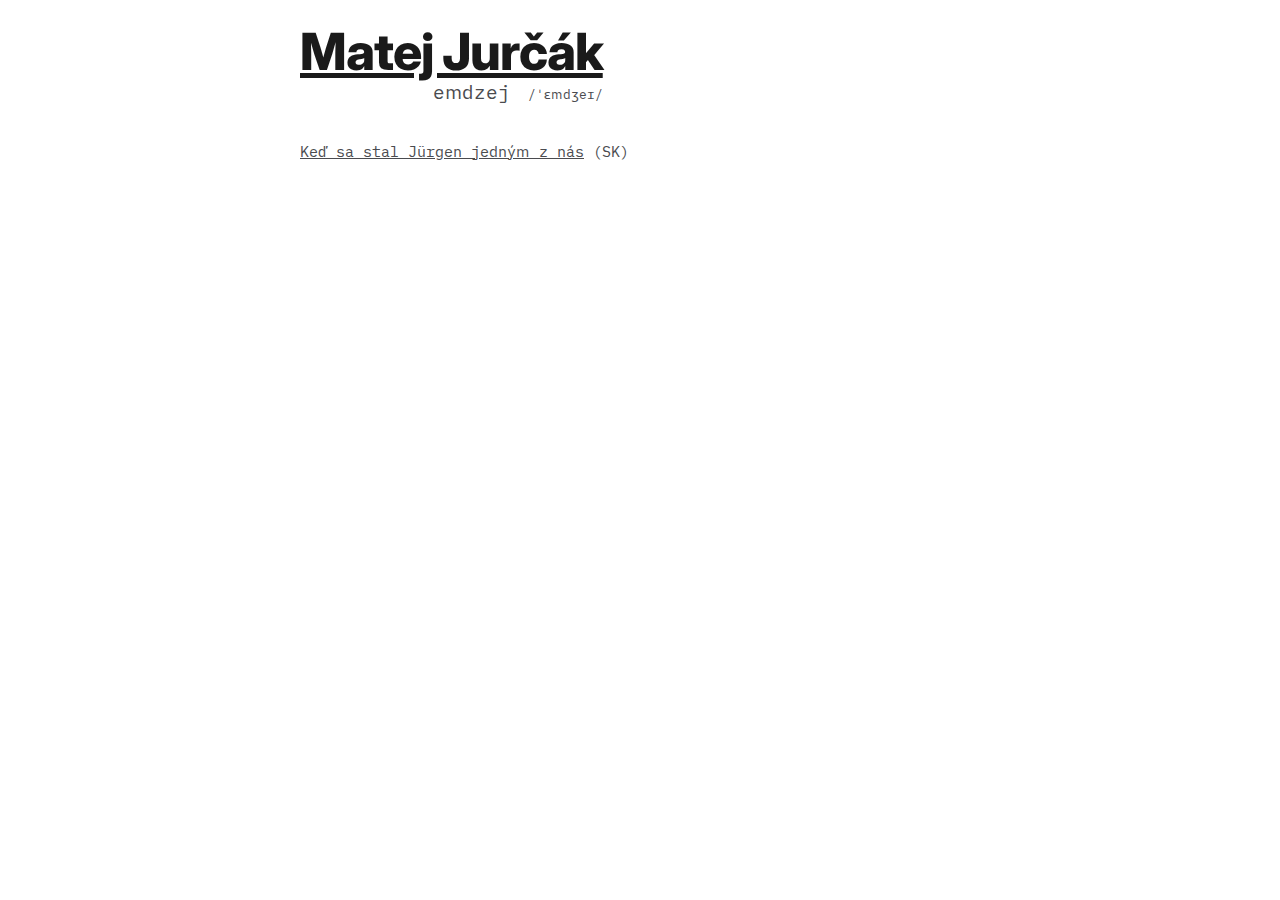
<file: index.html>
<!DOCTYPE html>
<html lang="sk">
<head>
    <meta charset="utf-8">
    <title>Matej Jurčák</title>
    <script defer data-domain="matejurcak.com" data-api="https://weathered-shape-8e93.jurcak-matej.workers.dev/foo/event" src="https://weathered-shape-8e93.jurcak-matej.workers.dev/random/script.outbound-links.js"></script>
    <link rel="icon" type="image/x-icon" href="/favicon/favicon-white.ico">
    <link rel="stylesheet" href="stylesheets/styles.css">
    <link rel="preconnect" href="https://fonts.googleapis.com">
    <link rel="preconnect" href="https://fonts.gstatic.com" crossorigin>
    <link href="https://fonts.googleapis.com/css2?family=Inter:wght@100;200;300;400;500;600;700;800;900&display=swap" rel="stylesheet">
</head>
<body>
    <div class="content">
        <div class="headline">
            <div class="headline-name">
                <h1><a href="#">Matej Jurčák</a></h1>
                <p>
                    <span class="emdzej">emdzej</span>
                    <span class="pron">/ˈɛmdʒeɪ/</span>
                </p>
            </div>
        </div>

        <p>
            <a href="blog/jurgen">Keď sa stal Jürgen jedným z nás</a> (SK)
        </p>
    </div>
</body>
</html>
</file>
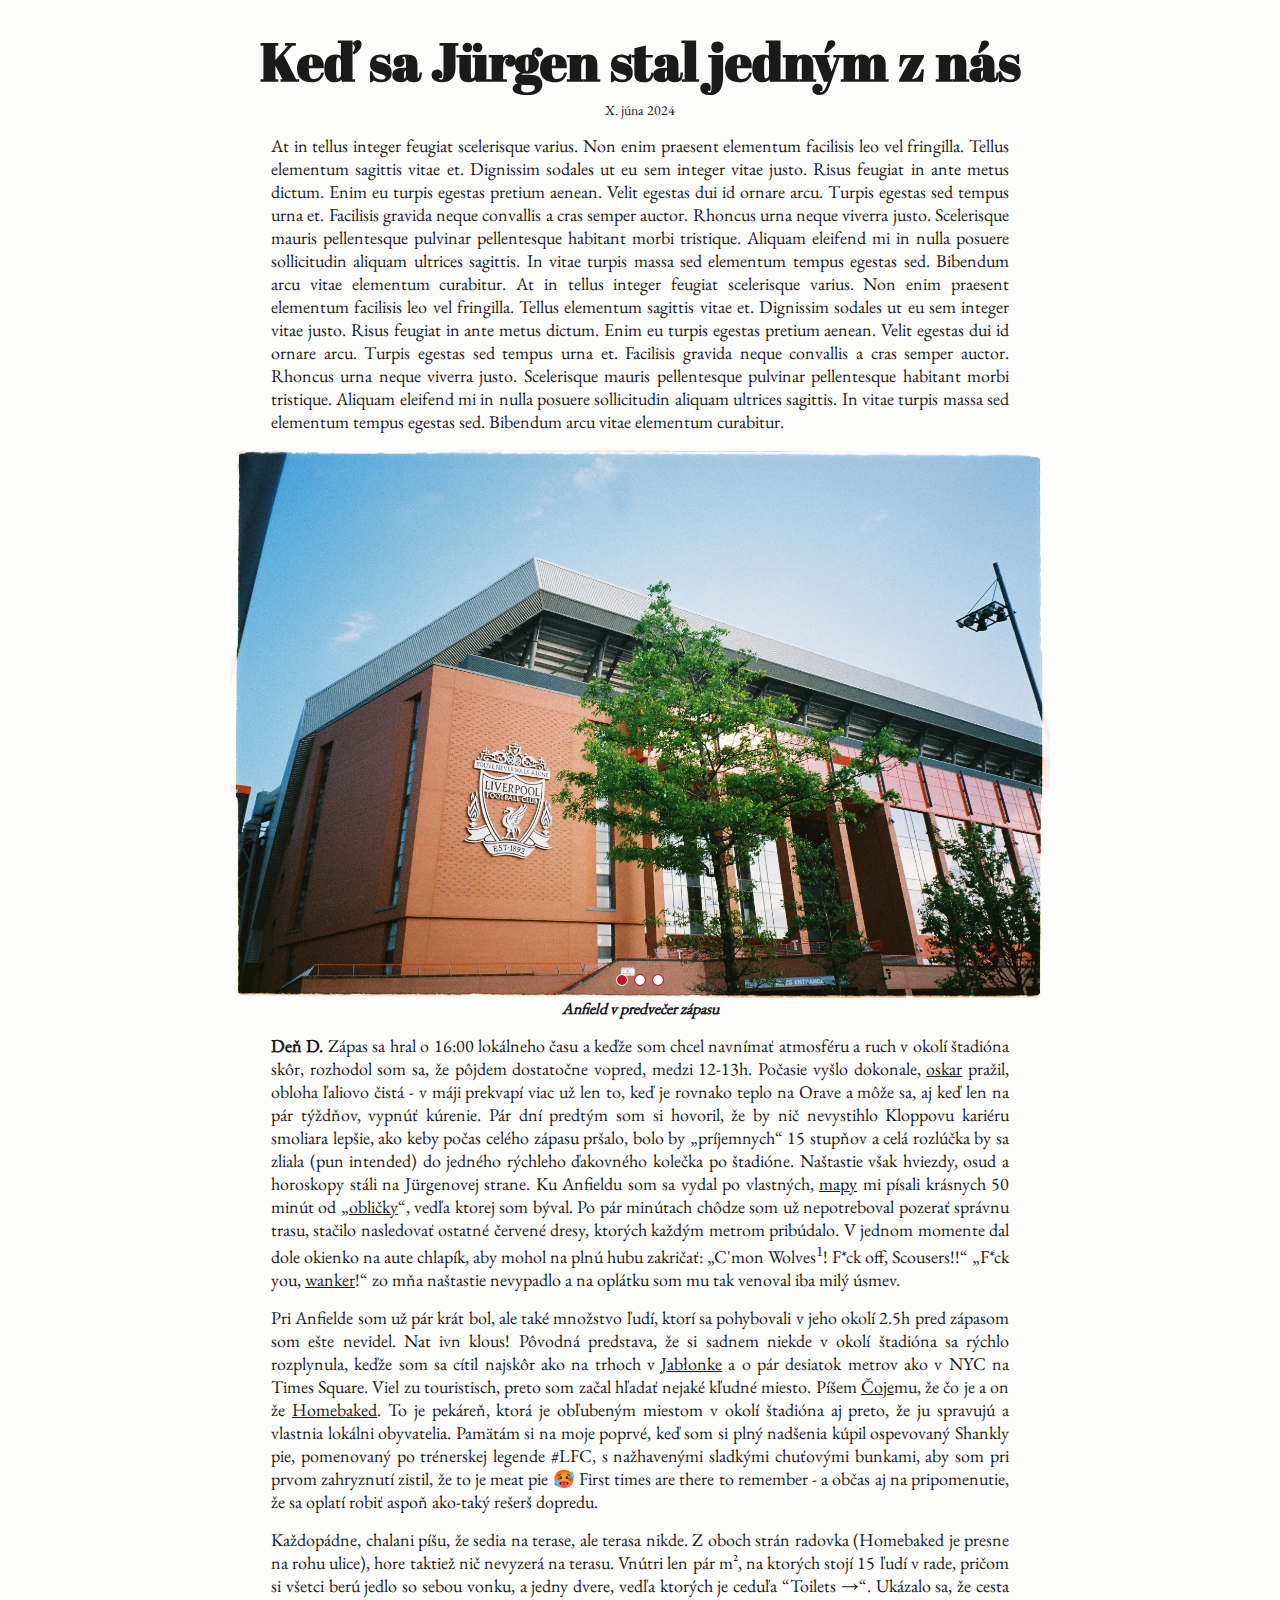
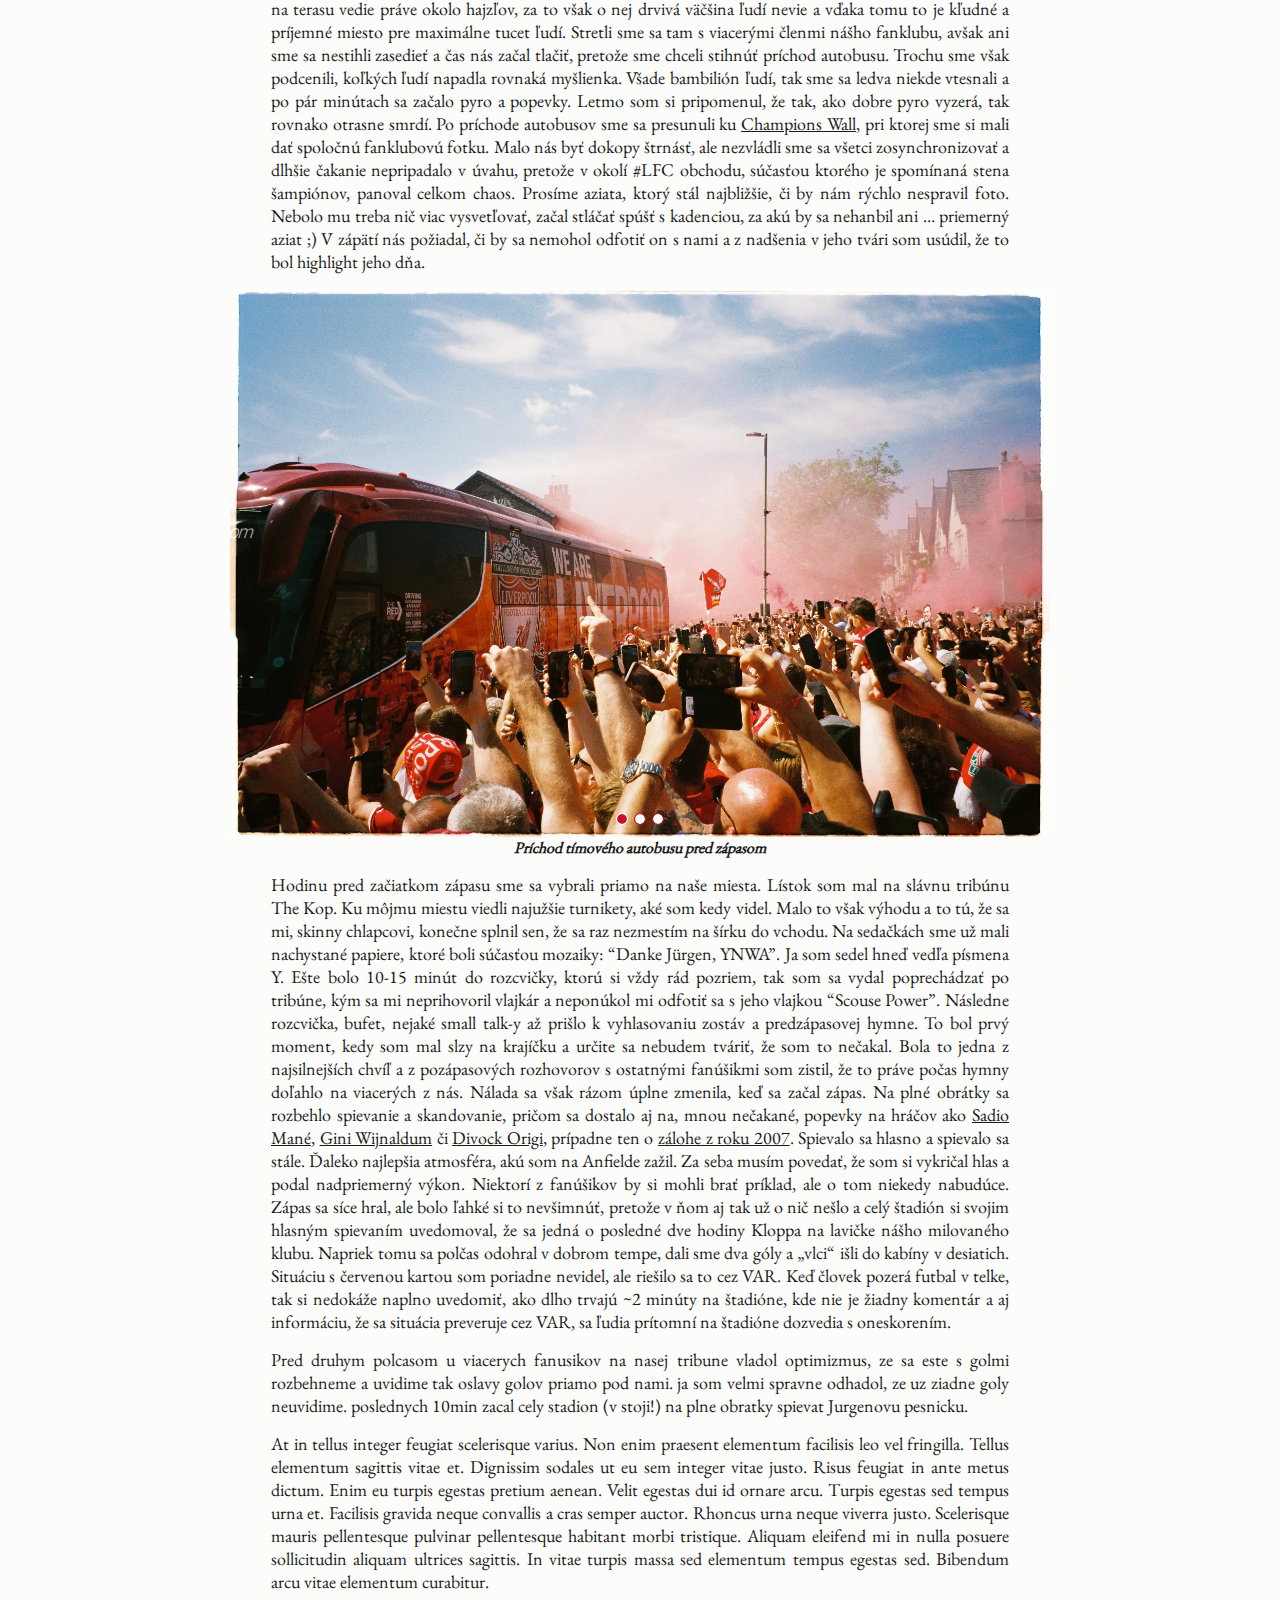
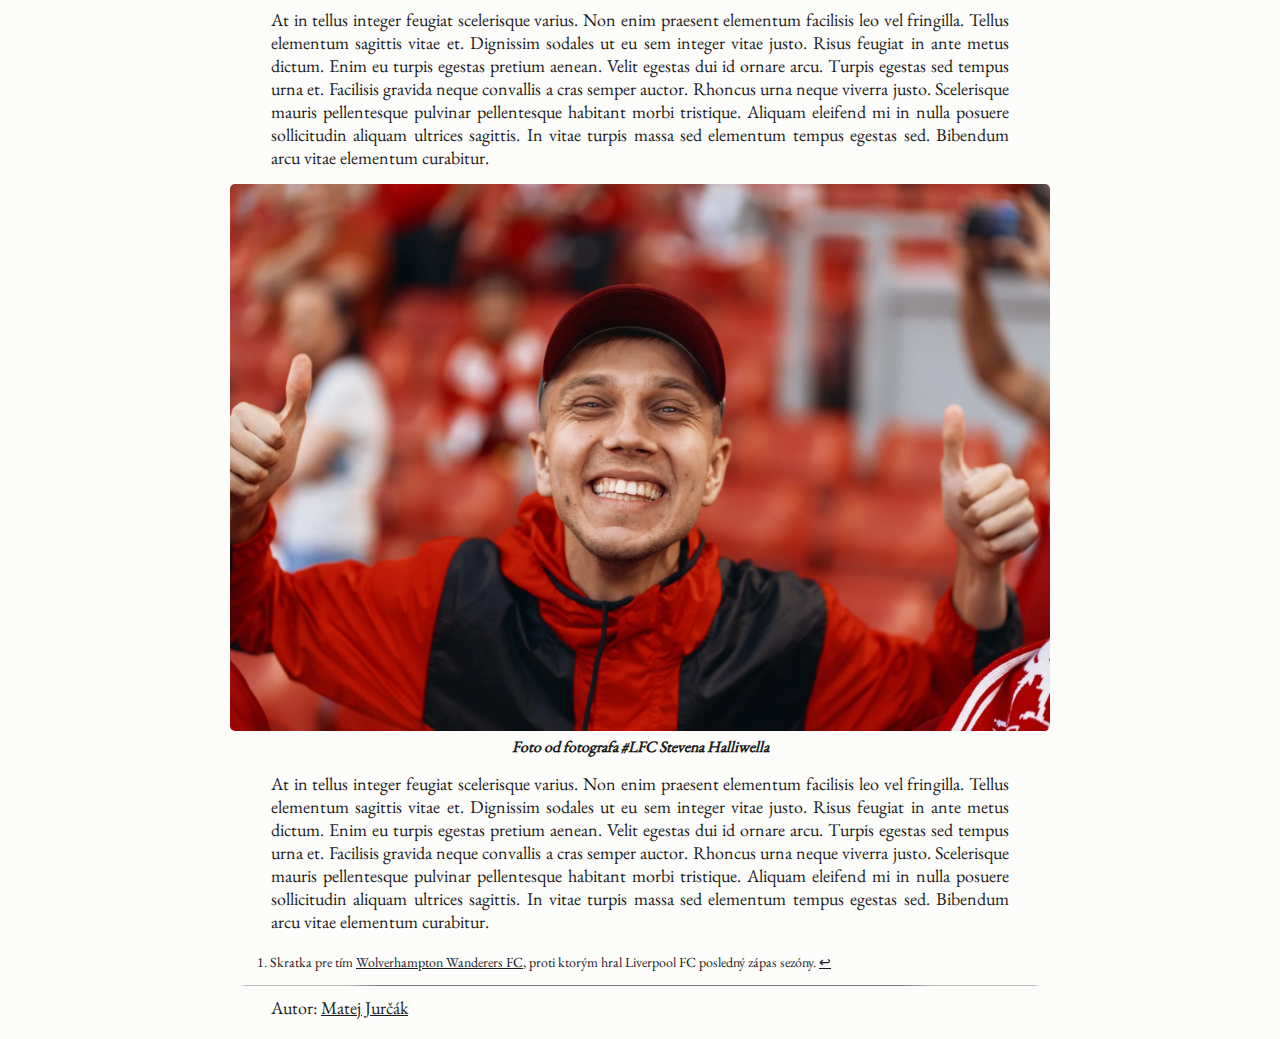
<file: blog/jurgen_backup.html>
<!doctype html>
<html lang="sk">
  <head>
    <meta charset="utf-8" />
    <meta name="viewport" content="width=device-width, initial-scale=1.0" />
    <meta name="robots" content="noindex, nofollow, noimageindex" />

    <title>Keď sa Jürgen stal jedným z nás</title>
    <link
      rel="stylesheet"
      href="https://cdn.jsdelivr.net/npm/swiper@11/swiper-bundle.min.css"
    />
    <link rel="stylesheet" href="../stylesheets/blog-styles.css" />
    <!-- TODO: Plausible -->
    <script src="https://cdn.jsdelivr.net/npm/swiper@11/swiper-bundle.min.js" defer></script>
  </head>
  <body>
    <div class="content">
      <div class="headline">
        <h1>
          Keď sa Jürgen stal jedným z nás
        </h1>
        <div class="meta-info">
          <p class="date">X. júna 2024</p>
          <!-- TODO: Make it pretty -->
          <!-- <p class="reading-time">~10 minút</p> -->
        </div>
      </div>
      
      <!-- TODO: Footnotes/links. -->
      <p>
        At in tellus integer feugiat scelerisque varius. Non enim praesent elementum
        facilisis leo vel fringilla. Tellus elementum sagittis vitae et. Dignissim sodales
        ut eu sem integer vitae justo. Risus feugiat in ante metus dictum. Enim eu turpis
        egestas pretium aenean. Velit egestas dui id ornare arcu. Turpis egestas sed
        tempus urna et. Facilisis gravida neque convallis a cras semper auctor. Rhoncus
        urna neque viverra justo. Scelerisque mauris pellentesque pulvinar pellentesque
        habitant morbi tristique. Aliquam eleifend mi in nulla posuere sollicitudin
        aliquam ultrices sagittis. In vitae turpis massa sed elementum tempus egestas sed.
        Bibendum arcu vitae elementum curabitur. At in tellus integer feugiat scelerisque
        varius. Non enim praesent elementum facilisis leo vel fringilla. Tellus elementum
        sagittis vitae et. Dignissim sodales ut eu sem integer vitae justo. Risus feugiat
        in ante metus dictum. Enim eu turpis egestas pretium aenean. Velit egestas dui id
        ornare arcu. Turpis egestas sed tempus urna et. Facilisis gravida neque convallis
        a cras semper auctor. Rhoncus urna neque viverra justo. Scelerisque mauris
        pellentesque pulvinar pellentesque habitant morbi tristique. Aliquam eleifend mi
        in nulla posuere sollicitudin aliquam ultrices sagittis. In vitae turpis massa sed
        elementum tempus egestas sed. Bibendum arcu vitae elementum curabitur.
      </p>

      <!-- TODO: How to automatize 'for file in images/*.jpg; do cwebp "$file" -o "${file%.*}.webp"; done' ?-->
      <!-- TODO: How to automatize 'for file in images/*.jpg; do magick "$file" -resize 35% "${file}_small.jpg"; done' -->
      <!-- TODO: Image CDN/fetch smaller one first? -->
      <!-- TODO: https://web.dev/articles/serve-images-webp -->
      <!-- TODO: Automate inserting images so you don't have to copy-paste -->
      <div class="swiper mySwiper">
        <div class="swiper-wrapper">
          <!-- TODO: Alt/Description should be in one place -->
          <div class="swiper-slide" data-description="Anfield v predvečer zápasu">
            <picture>
              <source srcset="../images/anfield_small.webp" type="image/webp" media="(max-width: 800px)">
              <source srcset="../images/anfield_small.jpg" type="image/jpeg" media="(max-width: 800px)">
              <source srcset="../images/anfield.webp" type="image/webp">
              <img src="../images/anfield.jpg" alt="Anfield v predvečer zápasu">
            </picture>
          </div>
          <div class="swiper-slide" data-description="Barbeque pred koncertom">
            <picture>
              <source srcset="../images/taggys-grilovacka_small.webp" type="image/webp" media="(max-width: 800px)">
              <source srcset="../images/taggys-grilovacka_small.jpg" type="image/jpeg" media="(max-width: 800px)">
              <source srcset="../images/taggys-grilovacka.webp" type="image/webp">
              <img loading="lazy" src="../images/taggys-grilovacka.jpg" alt="Barbeque pred koncertom">
            </picture>
          </div>
          <div class="swiper-slide" data-description="Koncert Jamieho Webstera v Taggy's">
            <picture>
              <source srcset="../images/webster_small.webp" type="image/webp" media="(max-width: 800px)">
              <source srcset="../images/webster_small.jpg" type="image/jpeg" media="(max-width: 800px)">
              <source srcset="../images/webster.webp" type="image/webp">
              <img loading="lazy" src="../images/webster.jpg" alt="Koncert Jamieho Webstera v Taggy's">
            </picture>
          </div>
        </div>
        <div class="swiper-pagination"></div>
      </div>
      <p class="img-description slider1-description"></p>

      <p>
        <strong>Deň D.</strong> Zápas sa hral o 16:00 lokálneho času a keďže som chcel navnímať atmosféru a ruch v okolí štadióna skôr, rozhodol som sa, že pôjdem dostatočne vopred, medzi 12-13h. Počasie vyšlo dokonale, <a href="https://www.instagram.com/kvalitnyslang/p/Cv7y4QaqrCy/" target="_blank" rel="noopener noreferrer">oskar</a> pražil, obloha ľaliovo čistá - v máji prekvapí viac už len to, keď je rovnako teplo na Orave a môže sa, aj keď len na pár týždňov, vypnúť kúrenie. Pár dní predtým som si hovoril, že by nič nevystihlo Kloppovu kariéru smoliara lepšie, ako keby počas celého zápasu pršalo, bolo by „príjemnych“ 15 stupňov a celá rozlúčka by sa zliala (pun intended) do jedného rýchleho ďakovného kolečka po štadióne. Naštastie však hviezdy, osud a horoskopy stáli na Jürgenovej strane. Ku Anfieldu som sa vydal po vlastných, <a href="https://organicmaps.app/" target="_blank" rel="noopener noreferrer">mapy</a> mi písali krásnych 50 minút od „<a href="https://maps.app.goo.gl/ZSMJqZnD5iasRc9D8" target="_blank" rel="noopener noreferrer">obličky</a>“, vedľa ktorej som býval. Po pár minútach chôdze som už nepotreboval pozerať správnu trasu, stačilo nasledovať ostatné červené dresy, ktorých každým metrom pribúdalo. V jednom momente dal dole okienko na aute chlapík, aby mohol na plnú hubu zakričať: „C'mon Wolves<a id="fn-wolves-ref" href="#fn-wolves" class="footnote-ref"><sup>1</sup></a>! F*ck off, Scousers!!“ „F*ck you, <a href="https://dictionary.cambridge.org/dictionary/english/wanker" target="_blank" rel="noopener noreferrer">wanker</a>!“ zo mňa naštastie nevypadlo a na oplátku som mu tak venoval iba milý úsmev. 
      </p>
      <p>
        Pri Anfielde som už pár krát bol, ale také množstvo ľudí, ktorí sa pohybovali v jeho okolí 2.5h pred zápasom som ešte nevidel. Nat ivn klous! Pôvodná predstava, že si sadnem niekde v okolí štadióna sa rýchlo rozplynula, keďže som sa cítil najskôr ako na trhoch v <a href="https://www.google.com/search?q=jablonka+trhy&udm=2" target="_blank" rel="noopener noreferrer">Jabłonke</a> a o pár desiatok metrov ako v NYC na Times Square. Viel zu touristisch, preto som začal hľadať nejaké kľudné miesto. Píšem <a href="https://www.instagram.com/cojebratislava/" target="_blank" rel="noopener noreferrer">Čoje</a>mu, že čo je a on že <a href="https://www.facebook.com/HomebakedA/" target="_blank" rel="noopener noreferrer">Homebaked</a>. To je pekáreň, ktorá je obľubeným miestom v okolí štadióna aj preto, že ju spravujú a vlastnia lokálni obyvatelia. Pamätám si na moje poprvé, keď som si plný nadšenia kúpil ospevovaný Shankly pie, pomenovaný po trénerskej legende #LFC, s nažhavenými sladkými chuťovými bunkami, aby som pri prvom zahryznutí zistil, že to je meat pie 🥵 First times are there to remember - a občas aj na pripomenutie, že sa oplatí robiť aspoň ako-taký rešerš dopredu.
      </p>
      <p>
        Každopádne, chalani píšu, že sedia na terase, ale terasa nikde. Z oboch strán radovka (Homebaked je presne na rohu ulice), hore taktiež nič nevyzerá na terasu. Vnútri len pár m&sup2;, na ktorých stojí 15 ľudí v rade, pričom si všetci berú jedlo so sebou vonku, a jedny dvere, vedľa ktorých je ceduľa “Toilets &#8594;“. Ukázalo sa, že cesta na terasu vedie práve okolo hajzľov, za to však o nej drvivá väčšina ľudí nevie a vďaka tomu to je kľudné a príjemné miesto pre maximálne tucet ľudí. Stretli sme sa tam s viacerými členmi nášho fanklubu, avšak ani sme sa nestihli zasedieť a čas nás začal tlačiť, pretože sme chceli stihnúť príchod autobusu. Trochu sme však podcenili, koľkých ľudí napadla rovnaká myšlienka. Všade bambilión ľudí, tak sme sa ledva niekde vtesnali a po pár minútach sa začalo pyro a popevky. Letmo som si pripomenul, že tak, ako dobre pyro vyzerá, tak rovnako otrasne smrdí. Po príchode autobusov sme sa presunuli ku <a href="https://www.thisisanfield.com/wp-content/uploads/c66dd24d-3818-4985-9b50-30155dbd1e3a.jpg" target="_blank" rel="noopener noreferrer">Champions Wall</a>, pri ktorej sme si mali dať spoločnú fanklubovú fotku. Malo nás byť dokopy štrnásť, ale nezvládli sme sa všetci zosynchronizovať a dlhšie čakanie nepripadalo v úvahu, pretože v okolí #LFC obchodu, súčasťou ktorého je spomínaná stena šampiónov, panoval celkom chaos. Prosíme aziata, ktorý stál najbližšie, či by nám rýchlo nespravil foto. Nebolo mu treba nič viac vysvetľovať, začal stláčať spúšť s kadenciou, za akú by sa nehanbil ani … priemerný aziat ;) V zápätí nás požiadal, či by sa nemohol odfotiť on s nami a z nadšenia v jeho tvári som usúdil, že to bol highlight jeho dňa.
      </p>

      <div class="swiper mySwiper">
        <div class="swiper-wrapper">
          <!-- TODO: Alt/Description should be in one place -->
          <div class="swiper-slide" data-description="Príchod tímového autobusu pred zápasom">
            <picture>
              <source srcset="../images/prematch-bus-1_small.webp" type="image/webp" media="(max-width: 800px)">
              <source srcset="../images/prematch-bus-1_small.jpg" type="image/jpeg" media="(max-width: 800px)">
              <source srcset="../images/prematch-bus-1.webp" type="image/webp">
              <img loading="lazy" src="../images/prematch-bus-1.jpg" alt="Príchod tímového autobusu pred zápasom">
            </picture>
          </div>
          <div class="swiper-slide" data-description="Fanúšikovia na ceste ku štadiónu">
            <picture>
              <source srcset="../images/fans-on-the-way_small.webp" type="image/webp" media="(max-width: 800px)">
              <source srcset="../images/fans-on-the-way_small.jpg" type="image/jpeg" media="(max-width: 800px)">
              <source srcset="../images/fans-on-the-way.webp" type="image/webp">
              <img loading="lazy" src="../images/fans-on-the-way.jpg" alt="Fanúšikovia na ceste ku štadiónu">
            </picture>
          </div>
          <div class="swiper-slide" data-description="Brána Boba Paisleyho, trénerskej legendy #LFC">
            <picture>
              <source srcset="../images/paisley-gateway_small.webp" type="image/webp" media="(max-width: 800px)">
              <source srcset="../images/paisley-gateway_small.jpg" type="image/jpeg" media="(max-width: 800px)">
              <source srcset="../images/paisley-gateway.webp" type="image/webp">
              <img loading="lazy" src="../images/paisley-gateway.jpg" alt="Brána Boba Paisleyho, trénerskej legendy #LFC">
            </picture>
          </div>
        </div>
        <div class="swiper-pagination"></div>
      </div>
      <p class="img-description slider2-description"></p>

      <p>
        Hodinu pred začiatkom zápasu sme sa vybrali priamo na naše miesta. Lístok som mal na slávnu tribúnu The Kop. Ku môjmu miestu viedli najužšie turnikety, aké som kedy videl. Malo to však výhodu a to tú, že sa mi, skinny chlapcovi, konečne splnil sen, že sa raz nezmestím na šírku do vchodu. Na sedačkách sme už mali nachystané papiere, ktoré boli súčasťou mozaiky: “Danke Jürgen, YNWA”. Ja som sedel hneď vedľa písmena Y. Ešte bolo 10-15 minút do rozcvičky, ktorú si vždy rád pozriem, tak som sa vydal poprechádzať po tribúne, kým sa mi neprihovoril vlajkár a neponúkol mi odfotiť sa s jeho vlajkou “Scouse Power”. Následne rozcvička, bufet, nejaké small talk-y až prišlo k vyhlasovaniu zostáv a predzápasovej hymne. To bol prvý moment, kedy som mal slzy na krajíčku a určite sa nebudem tváriť, že som to nečakal. Bola to jedna z najsilnejších chvíľ a z pozápasových rozhovorov s ostatnými fanúšikmi som zistil, že to práve počas hymny doľahlo na viacerých z nás. Nálada sa však rázom úplne zmenila, keď sa začal zápas. Na plné obrátky sa rozbehlo spievanie a skandovanie, pričom sa dostalo aj na, mnou nečakané, popevky na hráčov ako <a href="https://youtu.be/s4nEuu-OzZo" target="_blank" rel="noopener noreferrer">Sadio Mané</a>, <a href="https://youtu.be/ZWZGDfSZmUs" target="_blank" rel="noopener noreferrer">Gini Wijnaldum</a> či <a href="https://youtu.be/YggTZaFffBc" target="_blank" rel="noopener noreferrer">Divock Origi</a>, prípadne ten o <a href="https://youtu.be/ayivhplxuwM" target="_blank" rel="noopener noreferrer">zálohe z roku 2007</a>. Spievalo sa hlasno a spievalo sa stále. Ďaleko najlepšia atmosféra, akú som na Anfielde zažil. Za seba musím povedať, že som si vykričal hlas a podal nadpriemerný výkon. Niektorí z fanúšikov by si mohli brať príklad, ale o tom niekedy nabudúce. Zápas sa síce hral, ale bolo ľahké si to nevšimnúť, pretože v ňom aj tak už o nič nešlo a celý štadión si svojim hlasným spievaním uvedomoval, že sa jedná o posledné dve hodiny Kloppa na lavičke nášho milovaného klubu. Napriek tomu sa polčas odohral v dobrom tempe, dali sme dva góly a „vlci“ išli do kabíny v desiatich. Situáciu s červenou kartou som poriadne nevidel, ale riešilo sa to cez VAR. Keď človek pozerá futbal v telke, tak si nedokáže naplno uvedomiť, ako dlho trvajú ~2 minúty na štadióne, kde nie je žiadny komentár a aj informáciu, že sa situácia preveruje cez VAR, sa ľudia prítomní na štadióne dozvedia s oneskorením.
      </p>
      <p>
        Pred druhym polcasom u viacerych fanusikov na nasej tribune vladol optimizmus, ze sa este s golmi rozbehneme a uvidime tak oslavy golov priamo pod nami. ja som velmi spravne odhadol, ze uz ziadne goly neuvidime. poslednych 10min zacal cely stadion (v stoji!) na plne obratky spievat Jurgenovu pesnicku.
      </p>

      <p>
        At in tellus integer feugiat scelerisque varius. Non enim praesent elementum
        facilisis leo vel fringilla. Tellus elementum sagittis vitae et. Dignissim sodales
        ut eu sem integer vitae justo. Risus feugiat in ante metus dictum. Enim eu turpis
        egestas pretium aenean. Velit egestas dui id ornare arcu. Turpis egestas sed
        tempus urna et. Facilisis gravida neque convallis a cras semper auctor. Rhoncus
        urna neque viverra justo. Scelerisque mauris pellentesque pulvinar pellentesque
        habitant morbi tristique. Aliquam eleifend mi in nulla posuere sollicitudin
        aliquam ultrices sagittis. In vitae turpis massa sed elementum tempus egestas sed.
        Bibendum arcu vitae elementum curabitur.
      </p>

      <p>
        At in tellus integer feugiat scelerisque varius. Non enim praesent elementum
        facilisis leo vel fringilla. Tellus elementum sagittis vitae et. Dignissim sodales
        ut eu sem integer vitae justo. Risus feugiat in ante metus dictum. Enim eu turpis
        egestas pretium aenean. Velit egestas dui id ornare arcu. Turpis egestas sed
        tempus urna et. Facilisis gravida neque convallis a cras semper auctor. Rhoncus
        urna neque viverra justo. Scelerisque mauris pellentesque pulvinar pellentesque
        habitant morbi tristique. Aliquam eleifend mi in nulla posuere sollicitudin
        aliquam ultrices sagittis. In vitae turpis massa sed elementum tempus egestas sed.
        Bibendum arcu vitae elementum curabitur.
      </p>

      <picture>
        <source srcset="../images/foto-steven_small.webp" type="image/webp" media="(max-width: 800px)">
        <source srcset="../images/foto-steven_small.jpg" type="image/jpeg" media="(max-width: 800px)">
        <source srcset="../images/foto-steven.webp" type="image/webp">
        <img loading="lazy" class="not-analog" src="../images/foto-steven.jpg" alt="Foto od fotografa #LFC Stevena Halliwella.">
      </picture>
      <p class="img-description">Foto od fotografa #LFC Stevena Halliwella</p>

      <p>
        At in tellus integer feugiat scelerisque varius. Non enim praesent elementum
        facilisis leo vel fringilla. Tellus elementum sagittis vitae et. Dignissim sodales
        ut eu sem integer vitae justo. Risus feugiat in ante metus dictum. Enim eu turpis
        egestas pretium aenean. Velit egestas dui id ornare arcu. Turpis egestas sed
        tempus urna et. Facilisis gravida neque convallis a cras semper auctor. Rhoncus
        urna neque viverra justo. Scelerisque mauris pellentesque pulvinar pellentesque
        habitant morbi tristique. Aliquam eleifend mi in nulla posuere sollicitudin
        aliquam ultrices sagittis. In vitae turpis massa sed elementum tempus egestas sed.
        Bibendum arcu vitae elementum curabitur.
      </p>
      <div class="footnotes">
        <ol>
          <li id="fn-wolves">
            <p>Skratka pre tím <a href="https://en.wikipedia.org/wiki/Wolverhampton_Wanderers_F.C." target="_blank" rel="noopener noreferrer">Wolverhampton Wanderers FC</a>, proti ktorým hral Liverpool FC posledný zápas sezóny. <a href="#fn-wolves-ref">&#8617;</a></p>
          </li>
        </ol>
      </div>
    </div>
    <footer>
      <hr>
      <p>Autor: <a href="/index.html">Matej Jurčák</a></p>
    </footer>

    <!-- TODO: Footnotes + go back to the place -->
    <!-- smoliara -->
    <!-- Scousers -->
    <!-- YNWA -->
    <!-- VAR -->

  <!-- Initialize Swiper -->
  <script defer>
    document.addEventListener("DOMContentLoaded", function() {
      var swipers = document.querySelectorAll(".mySwiper");

      swipers.forEach(function(swiper, index) {
        var descriptionClass = ".slider" + (index + 1) + "-description";

        new Swiper(swiper, {
          loop: true,
          keyboard: {
            enabled: true,
          },
          pagination: {
            el: ".swiper-pagination",
            clickable: true,
          },
          on: {
            slideChange: function () {
              var activeSlide = this.slides[this.activeIndex];
              var description = activeSlide.dataset.description;
              document.querySelector(descriptionClass).textContent = description;
            },
          },
        });
      });
    });
  </script>
  </body>
</html>
</file>
<file: stylesheets/styles.css>
@font-face {
  font-family: "iA Writer Duo S";
  src: url("../../fonts/iAWriterDuoS-Regular.woff2") format("woff2");
}
@font-face {
  font-family: "iA Writer Duospace";
  src: url("../../fonts/iAWriterDuospace-Regular.woff2") format("woff2");
}
@font-face {
  font-family: "iA Writer Mono S";
  src: url("../../fonts/iAWriterMonoS-Regular.woff2") format("woff2");
}
@font-face {
  font-family: "iA Writer Quattro S";
  src: url("../../fonts/iAWriterQuattroS-Regular.woff2") format("woff2");
}
@font-face {
  font-family: "iA Writer Duo S Bold";
  src: url("../../fonts/iAWriterDuoS-Bold.woff2") format("woff2");
}
@font-face {
  font-family: "iA Writer Duospace Bold";
  src: url("../../fonts/iAWriterDuospace-Bold.woff2") format("woff2");
}
@font-face {
  font-family: "iA Writer Mono S Bold";
  src: url("../../fonts/iAWriterMonoS-Bold.woff2") format("woff2");
}
@font-face {
  font-family: "iA Writer Quattro S Bold";
  src: url("../../fonts/iAWriterQuattroS-Bold.woff2") format("woff2");
}
body {
  width: 850px;
  margin: 0 auto;
  color: #1a1a1a;
  font-family: "iA Writer Duospace", monospace;
}

.content {
  width: 80%;
  margin: 0 auto;
}

.headline {
  margin: 20px 0 30px;
  display: flex;
}
.headline .headline-name h1 {
  font-family: "Inter", sans-serif;
  margin: 0;
  font-size: 3.2rem;
  text-align: left;
  font-weight: 800;
  letter-spacing: -0.02em;
}
.headline .headline-name p {
  margin: -7px 0 0;
  font-size: 1.2rem;
  text-align: right;
}
.headline .headline-name .pron {
  font-size: 0.8rem;
  padding: 0;
}
.headline .headline-page {
  width: 50%;
}
.headline .headline-page p {
  text-align: center;
  font-size: 1.5rem;
}

p {
  line-height: 1.75;
  font-size: 15px;
  color: #4a4b4f;
  text-align: justify;
}

span {
  padding: 2px 6px;
}

a {
  text-decoration: underline;
  color: inherit;
}

strong {
  font-family: "iA Writer Quattro S Bold", monospace;
}

.page404 {
  position: absolute;
  left: 50%;
  top: 50%;
  transform: translate(-50%, -50%);
}
.page404 strong {
  font-size: 4.5rem;
}
.page404 h1 {
  text-align: center;
}

/*# sourceMappingURL=styles.css.map */
</file>
<file: stylesheets/blog-styles.css>
@charset "UTF-8";
/*// Do not forget that the path should be relative to the .css file*/
/*TODO: tff -> woff2 https://www.fontsquirrel.com/tools/webfont-generator (vynechalo č prvy raz)*/
@font-face {
  font-family: "EB Garamond";
  src: url("../fonts/EBGaramond.woff2") format("woff2"), url("../fonts/EBGaramond.woff") format("woff"), url("../fonts/EBGaramond.ttf") format("truetype");
  font-display: swap;
}
@font-face {
  font-family: "Abril Fatface";
  src: url("../fonts/AbrilFatface.woff2") format("woff2"), url("../fonts/AbrilFatface.woff") format("woff"), url("../fonts/AbrilFatface.ttf") format("truetype");
  font-display: swap;
}
/* TODO: https://swiperjs.com/swiper-api#scss-styles */
/** {
  outline: 1px red solid;
}*/
body {
  background-color: #FCFCFB;
  width: 820px;
  margin: 0 auto;
  text-align: center;
  color: #1a1a1a;
  font-family: "EB Garamond", serif;
  font-weight: 400;
  font-optical-sizing: auto;
  font-style: normal;
  font-size: 1.1em;
}

.content {
  margin: 0 auto;
}

h1 {
  margin: 25px auto 0px;
  font-family: "Abril Fatface", serif;
  font-size: 3em;
}

h3 {
  font-family: "Abril Fatface", serif;
  font-size: 1.8em;
}

.button-thread {
  background-color: #f4e5e1;
  font-family: "EB Garamond", serif;
  font-size: 0.9em;
  border-radius: 4px;
  border: 1px solid #c68b79;
  box-shadow: rgba(255, 255, 255, 0.7) 0 1px 0 0 inset;
  box-sizing: border-box;
  color: #9e4838;
  cursor: pointer;
  margin: 0;
  padding: 2px 5px;
  text-decoration: none;
  user-select: none;
  -webkit-user-select: none;
  touch-action: manipulation;
}

.button-thread:hover,
.button-thread:focus {
  background-color: #eac2b2;
  color: #77382c;
}

.button-thread:active {
  background-color: #e2ae9e;
  box-shadow: none;
  color: #77382c;
}

.headline .meta-info p {
  text-align: center;
  font-size: 0.8em;
  margin: 5px auto 0;
}

img {
  width: 100%;
  /* TODO: aspect-ratio */
}

p {
  max-width: 90%;
  margin: 15px auto;
  text-align: justify;
}

a {
  color: inherit;
}

.swiper-slide {
  display: flex;
  justify-content: center;
  align-items: center;
}

.swiper-slide img {
  display: block;
  width: 100%;
  height: 100%;
  object-fit: cover;
}

.swiper-pagination-bullet {
  background-color: white;
  outline: 1px solid #c8102E;
  opacity: 1;
  height: 10px;
  width: 10px;
  border-radius: 50%;
}

.swiper-pagination-bullet-active {
  background-color: #c8102E;
  outline: 1px solid white;
}

.landscape-gallery img {
  aspect-ratio: 3188/2137;
}

.portrait-gallery img {
  aspect-ratio: 2137/3188;
}
.portrait-gallery .swiper-slide {
  background-position: center;
  background-size: cover;
  width: 50%;
}

.two-images-swiper {
  display: none;
}

.img-description {
  margin: 0 auto;
  text-align: center;
  font-size: 0.9em;
  font-weight: bold;
  font-style: italic;
}

q {
  font-style: italic;
}

.citations {
  max-width: 80%;
  margin: 5px auto;
}

.not-analog {
  border-radius: 5px;
}

#ticket-img {
  width: 55%;
  aspect-ratio: auto;
  padding: 15px 0;
}

.footnote-ref, .return-ref {
  text-decoration: none;
}

.final-sentence {
  max-width: 100%;
}

/* Style for the footnotes container */
.footnotes {
  margin-top: 20px;
  font-size: 0.8em;
}
.footnotes li {
  margin-bottom: 10px;
}
.footnotes li p {
  margin: 0;
}

.cc-image {
  height: 22px;
  margin-left: 3px;
  vertical-align: text-bottom;
  width: auto;
}

hr {
  margin: 10px 0;
  height: 1px;
  border: none;
  border-radius: 50%;
  background-color: #787878;
}

footer {
  margin-bottom: 20px;
}
footer .footer-content {
  display: flex;
  justify-content: space-between;
  align-items: center;
}
footer .left {
  text-align: left;
}
footer .right {
  text-align: right;
}
footer p {
  font-size: 1em;
  margin: 0 auto;
}

.two-images {
  display: flex;
  justify-content: space-between;
  align-items: center;
  width: 100%;
}

.two-images img {
  flex: 1 1 50%;
  max-width: 50%;
}

@media (max-width: 820px) {
  body {
    width: 100%;
  }
  h1 {
    font-size: max(30px, 5.4vw);
    max-width: 92%;
  }
  .img-description {
    font-size: 0.9em;
  }
  .swiper-pagination-bullet {
    height: 8px;
    width: 8px;
  }
  .portrait-gallery img {
    width: 100%;
    margin: 0 auto;
  }
  .two-images-swiper {
    display: block;
  }
  .two-images-raw {
    display: none;
  }
  #ticket-img {
    width: 90%;
    padding: 0;
  }
  .citations {
    max-width: 90%;
  }
  hr {
    height: 1px;
    border: none;
    border-radius: 50%;
    background-color: black;
    max-width: 90%;
    margin: 15px auto;
  }
  footer .footer-content {
    flex-direction: column;
    align-items: flex-start;
  }
  footer .left, footer .right {
    text-align: center;
    width: 100%;
  }
  footer .right {
    margin-top: 10px; /* Adjust margin as needed */
  }
  .not-analog {
    border-radius: 0;
  }
}

/*# sourceMappingURL=blog-styles.css.map */
</file>
